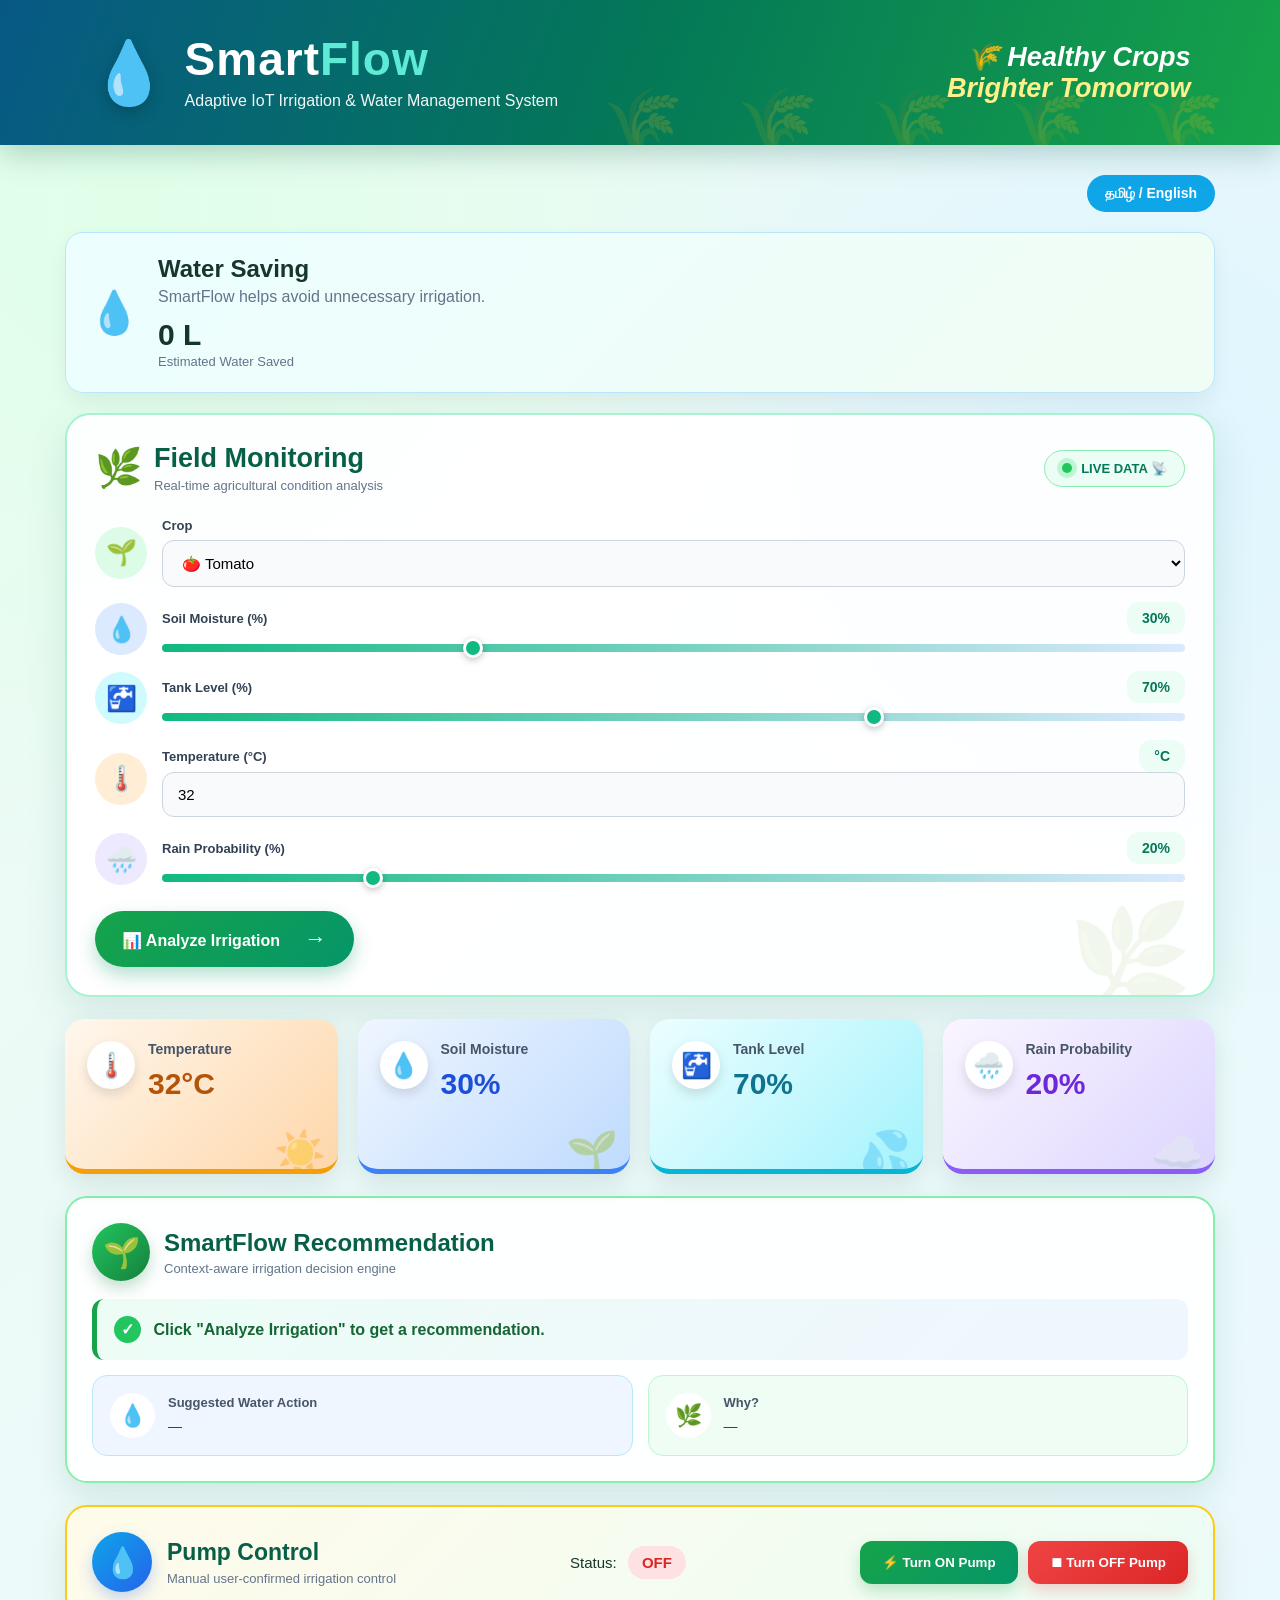
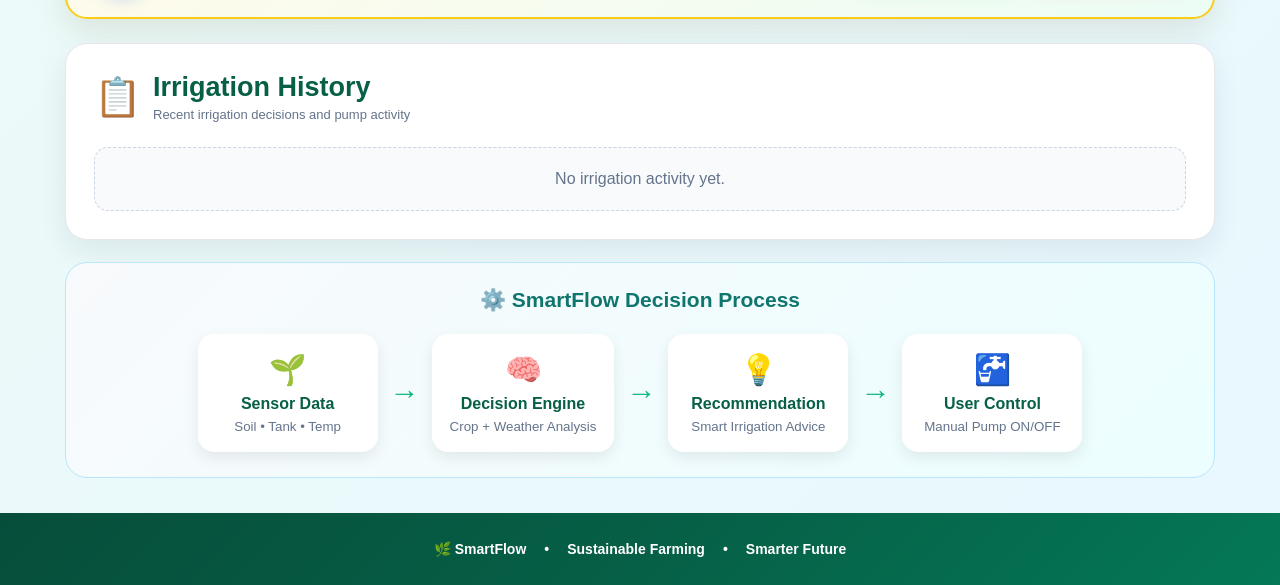
<file: index.html>
<!DOCTYPE html>
<html>
<head>
    <meta charset="UTF-8">
    <meta http-equiv="refresh" content="0; url=dashboard/">
    <title>SmartFlow</title>
</head>
<body>
    <p>Opening SmartFlow Dashboard...</p>
</body>
</html>
</file>
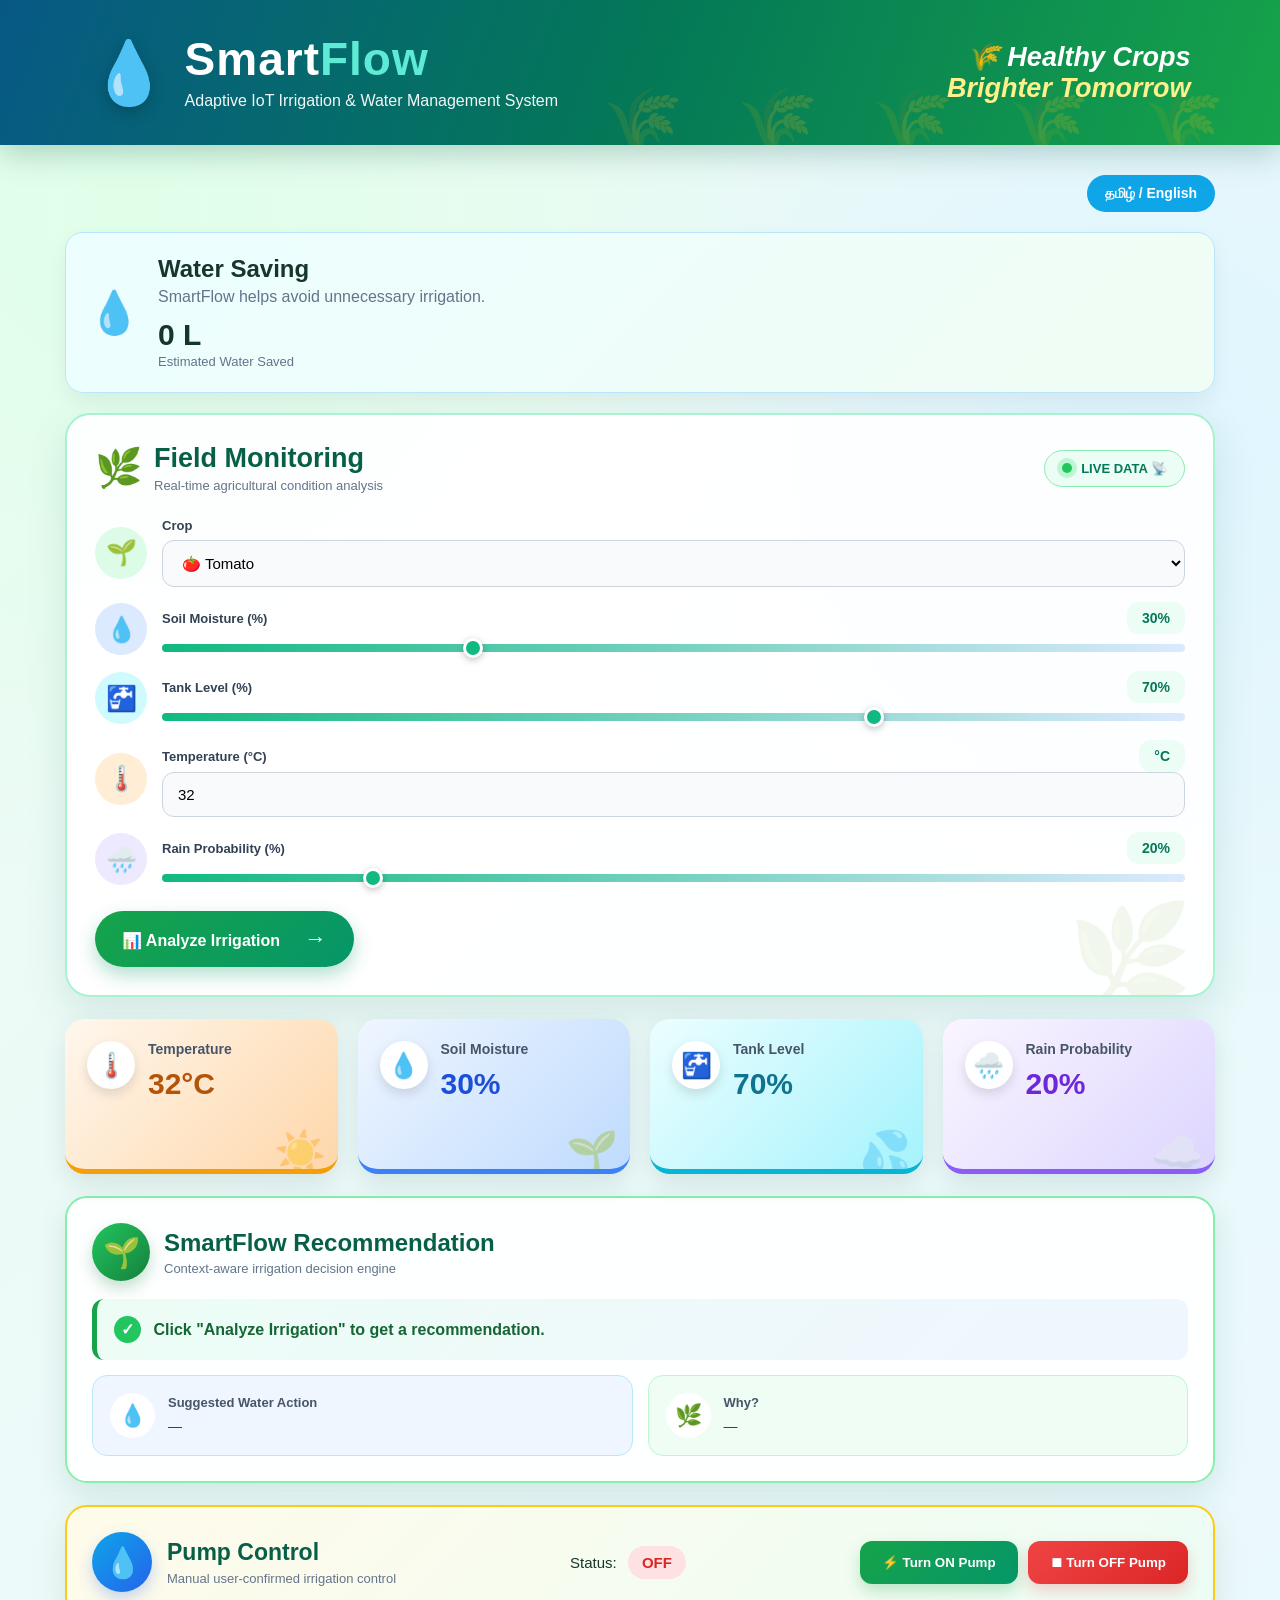
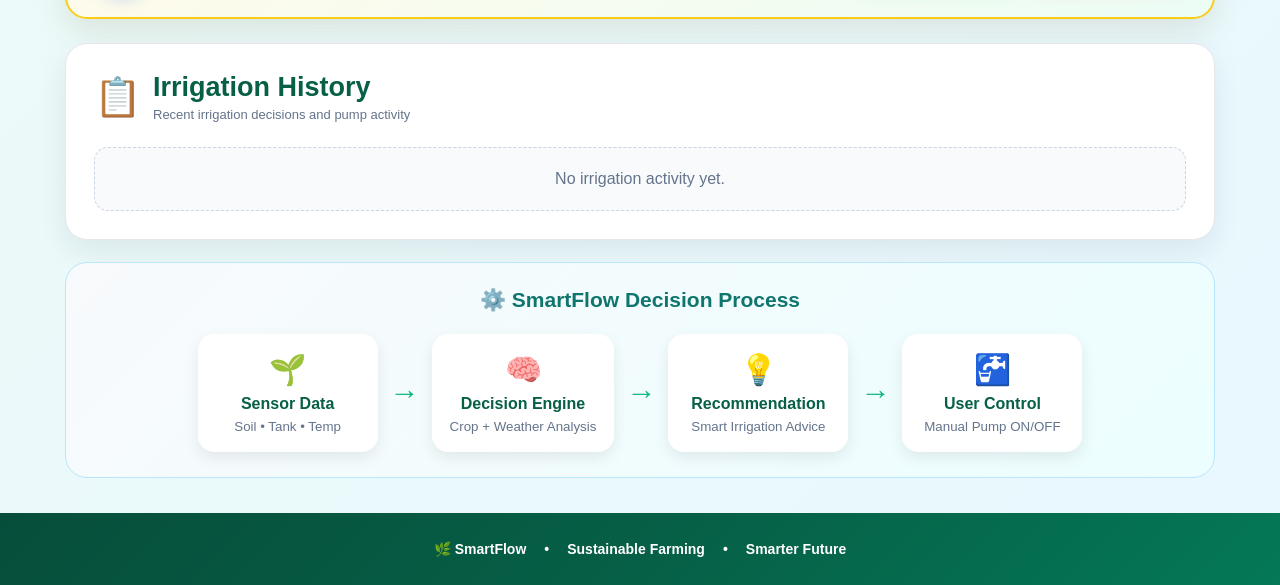
<file: dashboard/index.html>
<!DOCTYPE html>
<html lang="en">
<head>
    <meta charset="UTF-8">
    <meta name="viewport" content="width=device-width, initial-scale=1.0">

    <title>SmartFlow | Adaptive IoT Irrigation</title>

    <link rel="stylesheet" href="style.css?v=3">
</head>

<body>

    <!-- HERO HEADER -->
    <header class="hero">

        <div class="hero-content">

            <div class="brand-icon">💧</div>

            <div>
                <h1>Smart<span>Flow</span></h1>

                <p>
                    Adaptive IoT Irrigation & Water Management System
                </p>
            </div>

        </div>

        <div class="hero-message">
            🌾 Healthy Crops
            <br>
            <span>Brighter Tomorrow</span>
        </div>

    </header>


    <main>

         <!-- LANGUAGE CONTROL -->
    <div class="language-control">
        <button id="languageToggle" onclick="toggleLanguage()">
            தமிழ் / English
        </button>
    </div>

        <!-- WATER SAVING ANALYTICS -->

<section class="water-saving-card">

    <div class="saving-icon">💧</div>

    <div class="saving-content">
        <h2>Water Saving</h2>
        <p>SmartFlow helps avoid unnecessary irrigation.</p>

        <div class="saving-value">
            0 L
        </div>

        <span>Estimated Water Saved</span>
    </div>

</section>

        <!-- FIELD MONITORING -->
        <section class="monitor-panel">

            <div class="section-heading">

                <div>
                    <span class="leaf">🌿</span>

                    <div>
                        <h2>Field Monitoring</h2>
                        <p>Real-time agricultural condition analysis</p>
                    </div>
                </div>

                <div class="live-badge">
                    <span></span>
                    LIVE DATA 📡
                </div>

            </div>


            <!-- CROP -->
            <div class="field-row crop-row">

                <div class="field-icon green-icon">
                    🌱
                </div>

                <div class="field-input">

                    <label>Crop</label>

                    <select id="crop">

                        <option value="Tomato">🍅 Tomato</option>
                        <option value="Onion">🧅 Onion</option>
                        <option value="Chilli">🌶️ Chilli</option>
                        <option value="Cotton">🌿 Cotton</option>
                        <option value="Sugarcane">🎋 Sugarcane</option>
                        <option value="Groundnut">🥜 Groundnut</option>
                        <option value="Maize">🌽 Maize</option>
                        <option value="Sorghum">🌾 Sorghum</option>
                        <option value="Rice">🌾 Rice</option>
                        <option value="Wheat">🌾 Wheat</option>
                        <option value="Ragi">🌾 Ragi</option>
                        <option value="Pearl Millet">🌾 Pearl Millet</option>

                    </select>

                </div>

            </div>


            <!-- SOIL -->
            <div class="sensor-row">

                <div class="sensor-icon soil-icon">
                    💧
                </div>

                <div class="sensor-content">

                    <div class="sensor-title">
                        <label>Soil Moisture (%)</label>
                        <strong id="soilValue">30%</strong>
                    </div>

                    <input
                        type="range"
                        id="soil"
                        min="0"
                        max="100"
                        value="30"
                    >

                </div>

            </div>


            <!-- TANK -->
            <div class="sensor-row">

                <div class="sensor-icon tank-icon">
                    🚰
                </div>

                <div class="sensor-content">

                    <div class="sensor-title">
                        <label>Tank Level (%)</label>
                        <strong id="tankValue">70%</strong>
                    </div>

                    <input
                        type="range"
                        id="tank"
                        min="0"
                        max="100"
                        value="70"
                    >

                </div>

            </div>


            <!-- TEMPERATURE -->
            <div class="sensor-row">

                <div class="sensor-icon temp-icon">
                    🌡️
                </div>

                <div class="sensor-content">

                    <div class="sensor-title">

                        <label>Temperature (°C)</label>

                        <strong class="temp-value">
                            °C
                        </strong>

                    </div>

                    <input
                        type="number"
                        id="temperature"
                        value="32"
                        min="0"
                        max="60"
                    >

                </div>

            </div>


            <!-- RAIN -->
            <div class="sensor-row">

                <div class="sensor-icon rain-icon">
                    🌧️
                </div>

                <div class="sensor-content">

                    <div class="sensor-title">

                        <label>Rain Probability (%)</label>

                        <strong id="rainValue">20%</strong>

                    </div>

                    <input
                        type="range"
                        id="rain"
                        min="0"
                        max="100"
                        value="20"
                    >

                </div>

            </div>


            <button
                class="analyze-btn"
                onclick="analyzeIrrigation()"
            >
                📊 Analyze Irrigation
                <span>→</span>
            </button>

        </section>


        <!-- SENSOR CARDS -->
        <section class="dashboard">

            <div class="metric-card temperature-card">

                <div class="metric-icon">
                    🌡️
                </div>

                <div>

                    <h3>Temperature</h3>

                    <p id="tempDisplay">32°C</p>

                </div>

                <div class="metric-decoration">
                    ☀️
                </div>

            </div>


            <div class="metric-card soil-card">

                <div class="metric-icon">
                    💧
                </div>

                <div>

                    <h3>Soil Moisture</h3>

                    <p id="soilDisplay">30%</p>

                </div>

                <div class="metric-decoration">
                    🌱
                </div>

            </div>


            <div class="metric-card tank-card">

                <div class="metric-icon">
                    🚰
                </div>

                <div>

                    <h3>Tank Level</h3>

                    <p id="tankDisplay">70%</p>

                </div>

                <div class="metric-decoration">
                    💦
                </div>

            </div>


            <div class="metric-card rain-card">

                <div class="metric-icon">
                    🌧️
                </div>

                <div>

                    <h3>Rain Probability</h3>

                    <p id="rainDisplay">20%</p>

                </div>

                <div class="metric-decoration">
                    ☁️
                </div>

            </div>

        </section>


        <!-- RECOMMENDATION -->
        <section class="recommendation-panel">

            <div class="recommendation-title">

                <div class="recommendation-logo">
                    🌱
                </div>

                <div>
                    <h2>SmartFlow Recommendation</h2>

                    <p>
                        Context-aware irrigation decision engine
                    </p>
                </div>

            </div>


            <div
                id="recommendation"
                class="recommendation-main"
            >
                <span class="status-check">✓</span>

                Click "Analyze Irrigation" to get a recommendation.
            </div>


            <div class="recommendation-grid">

                <div class="info-box water-box">

                    <div class="info-icon">
                        💧
                    </div>

                    <div>

                        <h3>Suggested Water Action</h3>

                        <p id="waterAmount">
                            —
                        </p>

                    </div>

                </div>


                <div class="info-box reason-box">

                    <div class="info-icon">
                        🌿
                    </div>

                    <div>

                        <h3>Why?</h3>

                        <p id="reason">
                            —
                        </p>

                    </div>

                </div>

            </div>

        </section>


        <!-- PUMP CONTROL -->
        <section class="pump-panel">

            <div class="pump-left">

                <div class="pump-icon">
                    💧
                </div>

                <div>

                    <h2>Pump Control</h2>

                    <p>
                        Manual user-confirmed irrigation control
                    </p>

                </div>

            </div>


            <div class="pump-status">

                <span>Status:</span>

                <strong id="pumpStatus">
                    OFF
                </strong>

            </div>


            <div class="pump-buttons">

                <button
                    id="onButton"
                    class="pump-on"
                    onclick="turnPumpOn()"
                >
                    ⚡ Turn ON Pump
                </button>

                <button
                    class="pump-off"
                    onclick="turnPumpOff()"
                >
                    ⏹ Turn OFF Pump
                </button>

            </div>

        </section>

<!-- IRRIGATION HISTORY -->
<section class="history-panel">

    <div class="section-heading">
        <div>
            <span class="leaf">📋</span>

            <div>
                <h2>Irrigation History</h2>
                <p>Recent irrigation decisions and pump activity</p>
            </div>
        </div>
    </div>

    <div id="historyList" class="history-list">

        <div class="history-empty">
            No irrigation activity yet.
        </div>

    </div>

</section>

        <!-- SYSTEM FLOW -->
        <section class="system-flow">

            <h2>⚙️ SmartFlow Decision Process</h2>

            <div class="flow-container">

                <div class="flow-step">
                    <span>🌱</span>
                    <strong>Sensor Data</strong>
                    <small>Soil • Tank • Temp</small>
                </div>

                <div class="flow-arrow">→</div>

                <div class="flow-step">
                    <span>🧠</span>
                    <strong>Decision Engine</strong>
                    <small>Crop + Weather Analysis</small>
                </div>

                <div class="flow-arrow">→</div>

                <div class="flow-step">
                    <span>💡</span>
                    <strong>Recommendation</strong>
                    <small>Smart Irrigation Advice</small>
                </div>

                <div class="flow-arrow">→</div>

                <div class="flow-step">
                    <span>🚰</span>
                    <strong>User Control</strong>
                    <small>Manual Pump ON/OFF</small>
                </div>

            </div>

        </section>

    </main>


    <!-- FOOTER -->
    <footer>

        <div>
            🌿 SmartFlow
        </div>

        <span>•</span>

        <div>
            Sustainable Farming
        </div>

        <span>•</span>

        <div>
            Smarter Future
        </div>

    </footer>


      <script src="script.js?v=3"></script>
</body>
</html>
</file>
<file: dashboard/style.css>
* {
    box-sizing: border-box;
    margin: 0;
    padding: 0;
}

body {
    font-family: Arial, sans-serif;

    background:
        radial-gradient(circle at 10% 10%, #dfffe9, transparent 30%),
        radial-gradient(circle at 90% 20%, #dff5ff, transparent 30%),
        linear-gradient(135deg, #eefbf3, #e9f8ff);

    color: #16352b;
    min-height: 100vh;
}


/* =========================
   HERO
========================= */

.hero {
    min-height: 145px;

    padding: 25px 7%;

    display: flex;
    align-items: center;
    justify-content: space-between;

    background:
        linear-gradient(
            110deg,
            #075985,
            #047857,
            #16a34a
        );

    color: white;

    position: relative;
    overflow: hidden;

    box-shadow: 0 8px 30px rgba(0, 80, 60, 0.25);
}

.hero::before {
    content: "🌾 🌾 🌾 🌾 🌾";

    position: absolute;

    right: 3%;
    bottom: -15px;

    font-size: 65px;

    opacity: 0.18;

    letter-spacing: 18px;
}

.hero-content {
    display: flex;
    align-items: center;
    gap: 18px;

    position: relative;
    z-index: 2;
}

.brand-icon {
    font-size: 62px;

    filter:
        drop-shadow(0 5px 8px rgba(0,0,0,0.2));
}

.hero h1 {
    font-size: 46px;
    line-height: 1;

    letter-spacing: 1px;
}

.hero h1 span {
    color: #5eead4;
}

.hero p {
    margin-top: 10px;

    font-size: 16px;

    opacity: 0.95;
}

.hero-message {
    position: relative;
    z-index: 2;

    font-size: 27px;

    font-weight: bold;

    font-style: italic;

    text-align: right;
}

.hero-message span {
    color: #fef08a;
}


/* =========================
   MAIN
========================= */

main {
    width: min(1150px, 94%);

    margin: 30px auto;
}


/* =========================
   MONITORING PANEL
========================= */

.monitor-panel {
    background: rgba(255,255,255,0.94);

    border-radius: 25px;

    padding: 28px;

    border: 2px solid #a7f3d0;

    box-shadow:
        0 15px 40px rgba(20, 100, 70, 0.12);

    position: relative;

    overflow: hidden;
}

.monitor-panel::after {
    content: "🌿";

    position: absolute;

    right: 20px;
    bottom: -20px;

    font-size: 100px;

    opacity: 0.08;
}

.section-heading {
    display: flex;

    align-items: center;

    justify-content: space-between;

    margin-bottom: 25px;
}

.section-heading > div:first-child {
    display: flex;

    align-items: center;

    gap: 12px;
}

.leaf {
    font-size: 38px;
}

.section-heading h2 {
    font-size: 27px;

    color: #065f46;
}

.section-heading p {
    margin-top: 4px;

    color: #64748b;

    font-size: 13px;
}

.live-badge {
    padding: 10px 17px;

    border-radius: 30px;

    background: #ecfdf5;

    color: #047857;

    border: 1px solid #86efac;

    font-weight: bold;

    font-size: 13px;
}

.live-badge span {
    display: inline-block;

    width: 10px;
    height: 10px;

    background: #22c55e;

    border-radius: 50%;

    margin-right: 6px;

    box-shadow: 0 0 0 5px #bbf7d0;
}


/* =========================
   CROP
========================= */

.field-row {
    display: flex;

    align-items: center;

    gap: 15px;

    margin-bottom: 15px;
}

.field-icon,
.sensor-icon {
    width: 52px;
    height: 52px;

    flex-shrink: 0;

    display: flex;
    align-items: center;
    justify-content: center;

    border-radius: 50%;

    font-size: 25px;
}

.green-icon {
    background: #dcfce7;
}

.field-input {
    flex: 1;
}

label {
    display: block;

    font-size: 13px;

    font-weight: bold;

    color: #334155;

    margin-bottom: 7px;
}

select,
input[type="number"] {
    width: 100%;

    padding: 13px 15px;

    border-radius: 12px;

    border: 1px solid #cbd5e1;

    background: #f8fafc;

    font-size: 15px;

    outline: none;
}

select:focus,
input[type="number"]:focus {
    border-color: #10b981;

    box-shadow:
        0 0 0 4px rgba(16,185,129,0.12);
}


/* =========================
   SENSOR ROWS
========================= */

.sensor-row {
    display: flex;

    align-items: center;

    gap: 15px;

    margin-top: 15px;
}

.sensor-content {
    flex: 1;
}

.sensor-title {
    display: flex;

    align-items: center;

    justify-content: space-between;
}

.sensor-title label {
    margin: 0;
}

.sensor-title strong {
    padding: 8px 15px;

    border-radius: 12px;

    background: #ecfdf5;

    color: #047857;

    font-size: 14px;
}


/* Sensor icon colors */

.soil-icon {
    background: #dbeafe;
}

.tank-icon {
    background: #cffafe;
}

.temp-icon {
    background: #ffedd5;
}

.rain-icon {
    background: #ede9fe;
}


/* =========================
   RANGE SLIDERS
========================= */

input[type="range"] {
    width: 100%;

    height: 8px;

    margin-top: 10px;

    appearance: none;

    border-radius: 20px;

    background: linear-gradient(
        90deg,
        #10b981,
        #dbeafe
    );

    cursor: pointer;
}

input[type="range"]::-webkit-slider-thumb {
    appearance: none;

    width: 20px;
    height: 20px;

    border-radius: 50%;

    background: #10b981;

    border: 3px solid white;

    box-shadow:
        0 2px 7px rgba(0,0,0,0.25);
}

input[type="range"]::-moz-range-thumb {
    width: 20px;
    height: 20px;

    border-radius: 50%;

    background: #10b981;

    border: 3px solid white;
}


/* =========================
   ANALYZE BUTTON
========================= */

.analyze-btn {
    margin-top: 25px;

    padding: 15px 27px;

    border: none;

    border-radius: 30px;

    background:
        linear-gradient(
            135deg,
            #16a34a,
            #059669
        );

    color: white;

    font-size: 16px;

    font-weight: bold;

    cursor: pointer;

    box-shadow:
        0 8px 18px rgba(5,150,105,0.3);

    transition: 0.25s;
}

.analyze-btn span {
    margin-left: 20px;

    font-size: 22px;
}

.analyze-btn:hover {
    transform: translateY(-3px) scale(1.02);

    box-shadow:
        0 12px 25px rgba(5,150,105,0.4);
}


/* =========================
   METRIC CARDS
========================= */

.dashboard {
    display: grid;

    grid-template-columns:
        repeat(4, 1fr);

    gap: 20px;

    margin: 22px 0;
}

.metric-card {
    min-height: 155px;

    padding: 22px;

    border-radius: 20px;

    position: relative;

    overflow: hidden;

    display: flex;

    align-items: flex-start;

    gap: 13px;

    box-shadow:
        0 10px 25px rgba(30, 80, 70, 0.12);

    transition: 0.25s;
}

.metric-card:hover {
    transform: translateY(-6px);

    box-shadow:
        0 17px 32px rgba(30,80,70,0.18);
}

.temperature-card {
    background:
        linear-gradient(135deg, #fff7ed, #fed7aa);
    border-bottom: 5px solid #f59e0b;
}

.soil-card {
    background:
        linear-gradient(135deg, #eff6ff, #bfdbfe);
    border-bottom: 5px solid #3b82f6;
}

.tank-card {
    background:
        linear-gradient(135deg, #ecfeff, #a5f3fc);
    border-bottom: 5px solid #06b6d4;
}

.rain-card {
    background:
        linear-gradient(135deg, #faf5ff, #ddd6fe);
    border-bottom: 5px solid #8b5cf6;
}

.metric-icon {
    width: 48px;
    height: 48px;

    display: flex;
    align-items: center;
    justify-content: center;

    border-radius: 50%;

    background: white;

    font-size: 25px;

    box-shadow:
        0 5px 12px rgba(0,0,0,0.12);
}

.metric-card h3 {
    font-size: 14px;

    color: #475569;

    margin-bottom: 10px;
}

.metric-card p {
    font-size: 30px;

    font-weight: bold;
}

.temperature-card p {
    color: #b45309;
}

.soil-card p {
    color: #1d4ed8;
}

.tank-card p {
    color: #0e7490;
}

.rain-card p {
    color: #6d28d9;
}

.metric-decoration {
    position: absolute;

    right: 12px;
    bottom: -8px;

    font-size: 42px;

    opacity: 0.45;
}


/* =========================
   RECOMMENDATION
========================= */

.recommendation-panel {
    padding: 25px;

    background: rgba(255,255,255,0.96);

    border-radius: 22px;

    border: 2px solid #86efac;

    box-shadow:
        0 12px 30px rgba(20,100,70,0.12);
}

.recommendation-title {
    display: flex;

    align-items: center;

    gap: 14px;

    margin-bottom: 18px;
}

.recommendation-logo {
    width: 58px;
    height: 58px;

    border-radius: 50%;

    display: flex;
    align-items: center;
    justify-content: center;

    font-size: 30px;

    background:
        linear-gradient(
            135deg,
            #22c55e,
            #15803d
        );

    box-shadow:
        0 7px 15px rgba(21,128,61,0.25);
}

.recommendation-title h2 {
    color: #065f46;

    font-size: 24px;
}

.recommendation-title p {
    color: #64748b;

    font-size: 13px;

    margin-top: 4px;
}

.recommendation-main {
    padding: 17px;

    border-radius: 12px;

    background:
        linear-gradient(
            135deg,
            #ecfdf5,
            #eff6ff
        );

    border-left: 5px solid #16a34a;

    font-size: 16px;

    font-weight: bold;

    color: #166534;
}

.status-check {
    display: inline-flex;

    width: 27px;
    height: 27px;

    align-items: center;
    justify-content: center;

    border-radius: 50%;

    background: #22c55e;

    color: white;

    margin-right: 8px;
}

.recommendation-grid {
    display: grid;

    grid-template-columns: 1fr 1fr;

    gap: 15px;

    margin-top: 15px;
}

.info-box {
    padding: 17px;

    border-radius: 15px;

    display: flex;

    align-items: center;

    gap: 13px;
}

.water-box {
    background: #eff6ff;

    border: 1px solid #bae6fd;
}

.reason-box {
    background: #f0fdf4;

    border: 1px solid #bbf7d0;
}

.info-icon {
    width: 45px;
    height: 45px;

    display: flex;

    align-items: center;
    justify-content: center;

    border-radius: 50%;

    background: white;

    font-size: 22px;
}

.info-box h3 {
    font-size: 13px;

    color: #475569;

    margin-bottom: 6px;
}

.info-box p {
    font-size: 14px;

    line-height: 1.5;

    color: #334155;
}


/* =========================
   PUMP
========================= */

.pump-panel {
    margin-top: 22px;

    padding: 25px;

    border-radius: 22px;

    background:
        linear-gradient(
            135deg,
            #fffbea,
            #ecfdf5
        );

    border: 2px solid #facc15;

    box-shadow:
        0 12px 30px rgba(100,80,20,0.12);

    display: flex;

    align-items: center;

    justify-content: space-between;

    gap: 20px;

    flex-wrap: wrap;
}

.pump-left {
    display: flex;

    align-items: center;

    gap: 15px;
}

.pump-icon {
    width: 60px;
    height: 60px;

    border-radius: 50%;

    display: flex;

    align-items: center;
    justify-content: center;

    background:
        linear-gradient(
            135deg,
            #0ea5e9,
            #2563eb
        );

    font-size: 30px;

    box-shadow:
        0 7px 15px rgba(37,99,235,0.25);
}

.pump-left h2 {
    color: #065f46;

    font-size: 23px;
}

.pump-left p {
    color: #64748b;

    font-size: 13px;

    margin-top: 5px;
}

.pump-status {
    font-size: 15px;
}

.pump-status strong {
    margin-left: 7px;

    padding: 8px 14px;

    border-radius: 20px;

    background: #fee2e2;

    color: #dc2626;
}

.pump-buttons {
    display: flex;

    gap: 10px;
}

.pump-buttons button {
    border: none;

    padding: 14px 22px;

    border-radius: 12px;

    color: white;

    font-weight: bold;

    cursor: pointer;

    transition: 0.25s;
}

.pump-buttons button:hover {
    transform: translateY(-3px);
}

.pump-on {
    background:
        linear-gradient(
            135deg,
            #16a34a,
            #059669
        );

    box-shadow:
        0 7px 15px rgba(22,163,74,0.25);
}

.pump-off {
    background:
        linear-gradient(
            135deg,
            #ef4444,
            #dc2626
        );

    box-shadow:
        0 7px 15px rgba(220,38,38,0.2);
}


/* =========================
   SYSTEM FLOW
========================= */

.system-flow {
    margin-top: 22px;

    padding: 25px;

    background:
        linear-gradient(
            135deg,
            #f8fafc,
            #ecfeff
        );

    border-radius: 22px;

    text-align: center;

    border: 1px solid #bae6fd;
}

.system-flow h2 {
    color: #0f766e;

    margin-bottom: 22px;

    font-size: 21px;
}

.flow-container {
    display: flex;

    align-items: center;

    justify-content: center;

    gap: 12px;

    flex-wrap: wrap;
}

.flow-step {
    min-width: 180px;

    padding: 18px;

    background: white;

    border-radius: 16px;

    box-shadow:
        0 6px 15px rgba(0,0,0,0.08);
}

.flow-step span {
    display: block;

    font-size: 30px;

    margin-bottom: 8px;
}

.flow-step strong {
    display: block;

    color: #065f46;
}

.flow-step small {
    display: block;

    margin-top: 6px;

    color: #64748b;
}

.flow-arrow {
    font-size: 30px;

    color: #10b981;

    font-weight: bold;
}


/* =========================
   FOOTER
========================= */

footer {
    margin-top: 35px;

    padding: 28px;

    display: flex;

    align-items: center;
    justify-content: center;

    gap: 18px;

    background:
        linear-gradient(
            135deg,
            #064e3b,
            #065f46,
            #047857
        );

    color: white;

    font-size: 14px;

    font-weight: bold;
}


/* =========================
   RESPONSIVE
========================= */

@media (max-width: 900px) {

    .dashboard {
        grid-template-columns:
            repeat(2, 1fr);
    }

    .hero-message {
        display: none;
    }

}

@media (max-width: 600px) {

    .hero {
        padding: 22px;

        justify-content: center;

        text-align: center;
    }

    .hero-content {
        flex-direction: column;
    }

    .hero h1 {
        font-size: 38px;
    }

    .dashboard {
        grid-template-columns: 1fr;
    }

    .recommendation-grid {
        grid-template-columns: 1fr;
    }

    .section-heading {
        align-items: flex-start;

        gap: 15px;

        flex-direction: column;
    }

    .pump-panel {
        flex-direction: column;

        text-align: center;
    }

    .pump-left {
        flex-direction: column;
    }

    .pump-buttons {
        width: 100%;

        flex-direction: column;
    }

    .pump-buttons button {
        width: 100%;
    }

    .flow-arrow {
        transform: rotate(90deg);
    }

    footer {
        flex-wrap: wrap;
    }

}     



/* =========================================
   IRRIGATION HISTORY
========================================= */

.history-panel {
    margin-top: 24px;
    padding: 28px;
    background: #ffffff;
    border-radius: 22px;
    box-shadow: 0 12px 30px rgba(15, 23, 42, 0.08);
    border: 1px solid #e5e7eb;
}

.history-list {
    margin-top: 20px;
    display: flex;
    flex-direction: column;
    gap: 12px;
}

.history-empty {
    padding: 22px;
    text-align: center;
    border-radius: 14px;
    background: #f8fafc;
    color: #64748b;
    border: 1px dashed #cbd5e1;
}

.history-item {
    display: flex;
    align-items: center;
    justify-content: space-between;
    gap: 20px;
    padding: 18px 20px;
    border-radius: 16px;
    background: #f8fafc;
    border-left: 5px solid #0ea5e9;
}

.history-info h3 {
    margin: 0 0 6px;
    font-size: 16px;
}

.history-info p {
    margin: 0;
    color: #64748b;
    font-size: 14px;
}

.history-status {
    padding: 7px 12px;
    border-radius: 20px;
    background: #e0f2fe;
    color: #0369a1;
    font-size: 12px;
    font-weight: 700;
    white-space: nowrap;
}

@media (max-width: 600px) {

    .history-panel {
        padding: 20px;
    }

    .history-item {
        flex-direction: column;
        align-items: flex-start;
    }

    .history-status {
        align-self: flex-start;
    }
}



/* =========================================
   LANGUAGE TOGGLE
========================================= */

.language-control {
    display: flex;
    justify-content: flex-end;
    margin-bottom: 18px;
}

.language-control button {
    padding: 10px 18px;
    border: none;
    border-radius: 20px;
    background: #0ea5e9;
    color: white;
    font-size: 14px;
    font-weight: 700;
    cursor: pointer;
    transition: 0.2s ease;
}

.language-control button:hover {
    transform: translateY(-1px);
    opacity: 0.9;
}

/* =========================================
   WATER SAVING ANALYTICS
========================================= */

.water-saving-card {
    display: flex;
    align-items: center;
    gap: 18px;
    margin: 20px 0;
    padding: 22px;
    border-radius: 18px;
    background: linear-gradient(135deg, #ecfeff, #f0fdf4);
    border: 1px solid #bae6fd;
    box-shadow: 0 8px 20px rgba(0, 0, 0, 0.06);
}

.saving-icon {
    font-size: 42px;
}

.saving-content h2 {
    margin: 0 0 5px;
}

.saving-content p {
    margin: 0 0 12px;
    color: #64748b;
}

.saving-value {
    font-size: 30px;
    font-weight: 800;
}

.saving-content span {
    font-size: 13px;
    color: #64748b;
}
</file>
